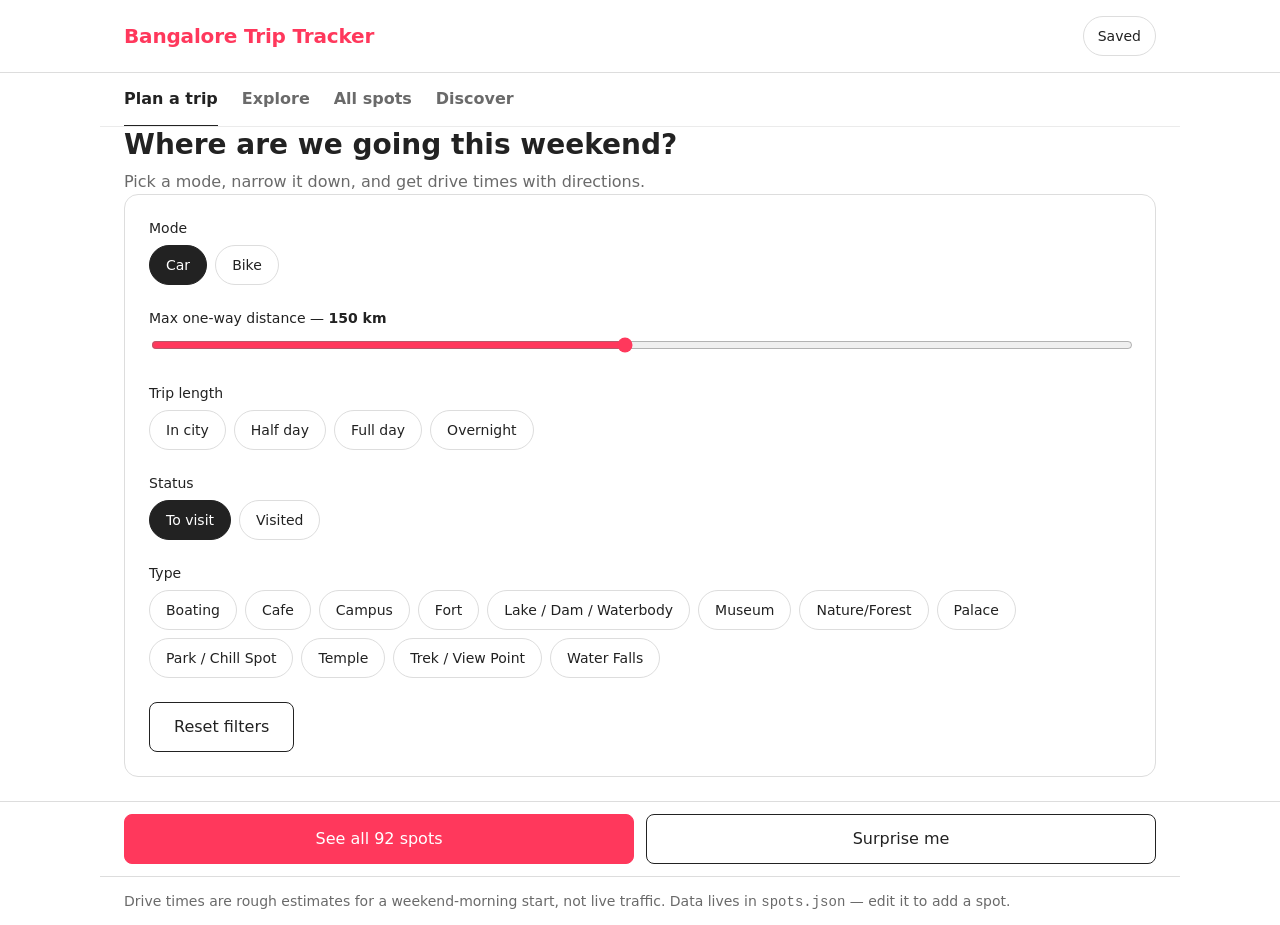
<file: index.html>
<!doctype html>
<html lang="en">
<head>
<meta charset="utf-8">
<meta name="viewport" content="width=device-width, initial-scale=1, viewport-fit=cover">
<title>Bangalore Trip Tracker</title>
<meta name="description" content="Pick a day trip or weekend spot around Bangalore.">
<meta name="theme-color" content="#0f172a">
<link rel="stylesheet" href="app.css">
</head>
<body>

<!-- ============ Screen 1: filters ============ -->
<nav class="gnav">
  <div class="gnav-in">
    <span class="brand">Bangalore Trip Tracker</span>
    <a class="nav-saved" id="nav-saved" href="#saved">Saved <span class="n" data-zero="1">0</span></a>
  </div>
</nav>
<div class="subnav">
  <div class="subnav-in">
    <div class="subnav-links">
      <a href="index.html" aria-current="page">Plan a trip</a>
      <a href="explore.html">Explore</a>
      <a href="table.html">All spots</a>
      <a href="discover.html">Discover</a>
    </div>
  </div>
</div>

<section id="view-filters">
  <header class="wrap">
    <h1>Where are we going this weekend?</h1>
    <p class="sub">Pick a mode, narrow it down, and get drive times with directions.</p>
  </header>

  <main class="wrap">
    <div class="panel">
      <div class="field">
        <span class="label" id="lbl-mode">Mode</span>
        <div class="chips" id="mode" role="group" aria-labelledby="lbl-mode"></div>
      </div>

      <div class="field">
        <label class="label" for="dist">
          Max one-way distance — <span class="range-val" id="dist-val">150 km</span>
        </label>
        <input type="range" id="dist" min="10" max="300" step="10" value="150">
      </div>

      <div class="field">
        <span class="label" id="lbl-band">Trip length</span>
        <div class="chips" id="band" role="group" aria-labelledby="lbl-band"></div>
      </div>

      <div class="field">
        <span class="label" id="lbl-status">Status</span>
        <div class="chips" id="status" role="group" aria-labelledby="lbl-status"></div>
      </div>

      <div class="field">
        <span class="label" id="lbl-type">Type</span>
        <div class="chips" id="type" role="group" aria-labelledby="lbl-type"></div>
      </div>

      <div class="field">
        <button class="btn" id="reset" type="button">Reset filters</button>
      </div>
    </div>
  </main>

  <!-- sticky footer bar so the primary actions are always reachable -->
  <div class="dock">
    <div class="dock-inner">
      <button class="btn primary" id="show-list" type="button">See all spots</button>
      <button class="btn" id="surprise" type="button">Surprise me</button>
    </div>
  </div>
</section>

<!-- ============ Screen 2: full list ============ -->
<section id="view-list" hidden>
  <div class="topbar">
    <div class="topbar-inner">
      <button class="back" id="back-from-list" type="button" aria-label="Back to filters">
        <span aria-hidden="true">‹</span> Filters
      </button>
      <span class="topbar-title" id="list-count" role="status" aria-live="polite"></span>
    </div>
    <p class="applied" id="list-applied"></p>
  </div>
  <main class="wrap">
    <div class="cards" id="cards"></div>
  </main>
</section>

<!-- ============ Screen 3: surprise pick ============ -->
<section id="view-pick" hidden>
  <div class="topbar">
    <div class="topbar-inner">
      <button class="back" id="back-from-pick" type="button" aria-label="Back to filters">
        <span aria-hidden="true">‹</span> Filters
      </button>
      <span class="topbar-title">Your pick</span>
    </div>
  </div>
  <main class="wrap">
    <div class="cards" id="pick-card"></div>
    <div class="actions" style="margin-top:14px">
      <button class="btn primary" id="again" type="button">Pick again</button>
      <button class="btn" id="pick-to-list" type="button">See all</button>
    </div>
  </main>
</section>

<!-- ============ Screen 4: saved shortlist ============ -->
<section id="view-saved" hidden>
  <div class="topbar">
    <div class="topbar-inner">
      <button class="back" id="back-from-saved" type="button" aria-label="Back to filters">
        <span aria-hidden="true">‹</span> Filters
      </button>
      <span class="topbar-title" id="saved-count" role="status" aria-live="polite"></span>
    </div>
  </div>
  <main class="wrap">
    <div class="cards" id="saved-cards"></div>

    <div class="panel" id="sync-panel" hidden>
      <h2>Make it permanent</h2>
      <p class="cap">
        Ticks live in this browser only. To keep them, paste this over
        <code>spots.json</code> in the repo — it's your file with the ticks folded in.
      </p>
      <textarea class="export-box" id="export-json" readonly
                aria-label="Updated spots.json"></textarea>
      <div class="btn-row" style="margin-top:12px">
        <button class="btn primary" id="copy-json" type="button">Copy JSON</button>
        <button class="btn" id="clear-local" type="button">Clear local ticks</button>
      </div>
    </div>
  </main>
</section>

<footer class="wrap">
  <p>
    Drive times are rough estimates for a weekend-morning start, not live traffic.
    Data lives in <code>spots.json</code> — edit it to add a spot.
  </p>
</footer>

<script src="app.js"></script>
<script>
(function () {
  "use strict";

  // Effective average speeds (km/h) for a weekend-morning start.
  // The first CITY_KM is city crawl; past that the highway opens up.
  // Bikes win in the city, cars win on the highway.
  var SPEEDS = {
    car:  { city: 24, highway: 65 },
    bike: { city: 30, highway: 50 }
  };
  var CITY_KM = 20;

  var BANDS = [
    { id: "in-city",  label: "In city" },
    { id: "half-day", label: "Half day" },
    { id: "full-day", label: "Full day" },
    { id: "overnight", label: "Overnight" }
  ];

  var state = {
    mode: "car",
    maxDist: 150,
    bands: new Set(),
    statuses: new Set(["to-visit"]),
    types: new Set(),
    pick: null
  };

  var spots = [];
  var raw = null;   // untouched spots.json, for the export

  var el = {
    mode: document.getElementById("mode"),
    band: document.getElementById("band"),
    status: document.getElementById("status"),
    type: document.getElementById("type"),
    dist: document.getElementById("dist"),
    distVal: document.getElementById("dist-val"),
    cards: document.getElementById("cards"),
    pickCard: document.getElementById("pick-card"),
    listCount: document.getElementById("list-count"),
    listApplied: document.getElementById("list-applied"),
    surprise: document.getElementById("surprise"),
    showList: document.getElementById("show-list"),
    reset: document.getElementById("reset"),
    again: document.getElementById("again"),
    views: {
      filters: document.getElementById("view-filters"),
      list: document.getElementById("view-list"),
      pick: document.getElementById("view-pick"),
      saved: document.getElementById("view-saved")
    }
  };

  function driveMinutes(km, mode) {
    var s = SPEEDS[mode];
    var cityKm = Math.min(km, CITY_KM);
    var highwayKm = Math.max(0, km - CITY_KM);
    return Math.round((cityKm / s.city) * 60 + (highwayKm / s.highway) * 60);
  }

  function formatDuration(mins) {
    var h = Math.floor(mins / 60);
    var m = mins % 60;
    if (h === 0) return m + " min";
    if (m === 0) return h + " hr";
    return h + " hr " + m + " min";
  }

  // Work back from a 9am arrival so there's daylight at the spot.
  function leaveBy(mins) {
    var arrive = 9 * 60;
    var depart = ((arrive - mins) % 1440 + 1440) % 1440;
    var h = Math.floor(depart / 60);
    var m = depart % 60;
    var suffix = h < 12 ? "am" : "pm";
    var h12 = h % 12 === 0 ? 12 : h % 12;
    return h12 + ":" + String(m).padStart(2, "0") + " " + suffix;
  }

  function mapsUrl(spot) {
    var q = spot.maps_query || spot.name;
    // two-wheeler routing is available in India and matches bike mode.
    var travel = state.mode === "bike" ? "two-wheeler" : "driving";
    return "https://www.google.com/maps/dir/?api=1&destination=" +
           encodeURIComponent(q) + "&travelmode=" + travel;
  }

  function makeChip(label, pressed) {
    var b = document.createElement("button");
    b.type = "button";
    b.className = "chip";
    b.textContent = label;
    b.setAttribute("aria-pressed", pressed ? "true" : "false");
    return b;
  }

  function buildSingle(container, options, key) {
    container.replaceChildren();
    options.forEach(function (opt) {
      var chip = makeChip(opt.label, state[key] === opt.id);
      chip.addEventListener("click", function () {
        state[key] = opt.id;
        state.pick = null;
        syncPressed(container, options, function (o) { return state[key] === o.id; });
        render();
      });
      container.appendChild(chip);
    });
  }

  function buildMulti(container, options, set) {
    container.replaceChildren();
    options.forEach(function (opt) {
      var chip = makeChip(opt.label, set.has(opt.id));
      chip.addEventListener("click", function () {
        if (set.has(opt.id)) set.delete(opt.id); else set.add(opt.id);
        state.pick = null;
        syncPressed(container, options, function (o) { return set.has(o.id); });
        render();
      });
      container.appendChild(chip);
    });
  }

  function syncPressed(container, options, isOn) {
    Array.prototype.forEach.call(container.children, function (chip, i) {
      chip.setAttribute("aria-pressed", isOn(options[i]) ? "true" : "false");
    });
  }

  function matches(spot) {
    if (spot.distance_km > state.maxDist) return false;
    if (state.bands.size && !state.bands.has(spot.distance_band)) return false;
    if (state.statuses.size && !state.statuses.has(spot.status)) return false;
    if (state.types.size) {
      var hit = (spot.types || []).some(function (t) { return state.types.has(t); });
      if (!hit) return false;
    }
    return true;
  }

  function card(spot, isPick) {
    var mins = driveMinutes(spot.distance_km, state.mode);

    var node = document.createElement("article");
    node.className = "card" + (isPick ? " pick" : "");

    var visited = TT.store.isVisited(spot);

    var head = document.createElement("div");
    head.className = "card-head";
    var left = document.createElement("div");
    left.className = "card-head-l";
    var h2 = document.createElement("h2");
    h2.textContent = spot.name;
    left.appendChild(h2);
    var right = document.createElement("div");
    right.className = "card-head-r";
    var status = document.createElement("span");
    status.className = "status" + (visited ? " visited" : "");
    status.textContent = visited ? "Visited" : "To visit";
    right.append(status, TT.heartButton(spot.id, spot.name));
    head.append(left, right);

    var types = document.createElement("p");
    types.className = "types";
    types.textContent = (spot.types || []).join(" · ");

    var stats = document.createElement("div");
    stats.className = "stats";
    [
      ["Distance", spot.distance_km + " km"],
      [state.mode === "car" ? "Drive time" : "Ride time", formatDuration(mins)],
      ["Leave by", leaveBy(mins)]
    ].forEach(function (pair) {
      var s = document.createElement("div");
      s.className = "stat";
      var k = document.createElement("span");
      k.className = "k";
      k.textContent = pair[0];
      var v = document.createElement("span");
      v.className = "v";
      v.textContent = pair[1];
      s.append(k, v);
      stats.appendChild(s);
    });

    node.append(head, types, stats);

    // Generated from the spot's types + distance band, not researched per place.
    var gf = window.TT && TT.goodFor(spot);
    if (gf) {
      var good = document.createElement("p");
      good.className = "goodfor";
      var k = document.createElement("span");
      k.className = "goodfor-k";
      k.textContent = "Good for ";
      good.append(k, document.createTextNode(gf));
      node.appendChild(good);
    }

    if (spot.notes) {
      var notes = document.createElement("p");
      notes.className = "notes";
      notes.textContent = spot.notes;
      node.appendChild(notes);
    }

    var actions = document.createElement("div");
    actions.className = "card-actions";

    var link = document.createElement("a");
    link.className = "maps";
    link.href = mapsUrl(spot);
    link.target = "_blank";
    link.rel = "noopener";
    link.textContent = "Directions on Google Maps →";
    actions.appendChild(link);

    // Ticking a spot visited is local-only; spots.json already-visited spots
    // can't be un-ticked here, since that belongs in the file.
    if (spot.status !== "visited") {
      var mark = document.createElement("button");
      mark.type = "button";
      mark.className = "mark";
      var on = TT.store.isLocalVisit(spot.id);
      mark.setAttribute("aria-pressed", on ? "true" : "false");
      mark.textContent = on ? "✓ Been there" : "Mark visited";
      mark.addEventListener("click", function () {
        var now = TT.store.toggleVisited(spot.id);
        mark.setAttribute("aria-pressed", now ? "true" : "false");
        mark.textContent = now ? "✓ Been there" : "Mark visited";
        status.className = "status" + (now ? " visited" : "");
        status.textContent = now ? "Visited" : "To visit";
      });
      actions.appendChild(mark);
    }

    node.appendChild(actions);
    return node;
  }

  function plural(n) { return n + (n === 1 ? " spot" : " spots"); }

  // Plain-English summary of what's filtering the list, for the list header.
  function appliedSummary(n) {
    var parts = ["under " + state.maxDist + " km"];
    if (state.statuses.size === 1) {
      parts.push(state.statuses.has("visited") ? "visited" : "not visited yet");
    }
    if (state.bands.size) {
      parts.push(BANDS.filter(function (b) { return state.bands.has(b.id); })
        .map(function (b) { return b.label.toLowerCase(); }).join(" or "));
    }
    if (state.types.size) parts.push([...state.types].join(" or "));
    return "By " + (state.mode === "car" ? "car" : "bike") + " · " + parts.join(" · ");
  }

  function currentView() {
    var h = (location.hash || "").replace(/^#/, "");
    return (h === "list" || h === "pick" || h === "saved") ? h : "filters";
  }

  function go(view) {
    if (currentView() === view) render();
    else location.hash = (view === "filters") ? "" : view;
  }

  function matchingList() {
    return spots.filter(matches).sort(function (a, b) {
      return a.distance_km - b.distance_km;
    });
  }

  function emptyNote() {
    var p = document.createElement("p");
    p.className = "empty";
    p.textContent = "No spots match. Go back and widen the distance or clear a filter.";
    return p;
  }

  function render() {
    var view = currentView();
    var list = matchingList();

    // A pick only stays valid while it still matches the filters.
    if (state.pick && !list.some(function (s) { return s.id === state.pick; })) {
      state.pick = null;
    }
    // Landing on #pick directly (reload, shared link) with nothing chosen.
    if (view === "pick" && !state.pick) {
      if (!list.length) { go("filters"); return; }
      state.pick = list[Math.floor(Math.random() * list.length)].id;
    }

    Object.keys(el.views).forEach(function (k) {
      el.views[k].hidden = (k !== view);
    });

    // --- filters screen: the primary button carries the live count ---
    el.showList.textContent = list.length ? "See all " + plural(list.length) : "No spots match";
    el.showList.disabled = !list.length;
    el.surprise.disabled = !list.length;

    // --- saved screen: the shortlist, ignoring the filters entirely ---
    if (view === "saved") {
      var savedSpots = TT.store.savedIds()
        .map(function (id) { return spots.find(function (s) { return s.id === id; }); })
        .filter(Boolean)
        .sort(function (a, b) { return a.distance_km - b.distance_km; });

      document.getElementById("saved-count").textContent =
        savedSpots.length ? plural(savedSpots.length) + " saved" : "Nothing saved yet";

      var host = document.getElementById("saved-cards");
      host.replaceChildren();
      if (!savedSpots.length) {
        var p = document.createElement("p");
        p.className = "empty";
        p.textContent = "Tap the heart on any spot to shortlist it for this trip.";
        host.appendChild(p);
      } else {
        var sfrag = document.createDocumentFragment();
        savedSpots.forEach(function (s) { sfrag.appendChild(card(s, false)); });
        host.appendChild(sfrag);
      }

      // The export only matters once something has been ticked locally.
      var panel = document.getElementById("sync-panel");
      panel.hidden = TT.store.visitedCount() === 0;
      if (!panel.hidden) {
        document.getElementById("export-json").value = TT.store.exportJson(raw);
      }
    }

    // --- list screen ---
    if (view === "list") {
      el.listCount.textContent = plural(list.length);
      el.listApplied.textContent = list.length ? appliedSummary(list.length) : "";
      el.cards.replaceChildren();
      if (!list.length) {
        el.cards.appendChild(emptyNote());
      } else {
        var frag = document.createDocumentFragment();
        list.forEach(function (s) { frag.appendChild(card(s, false)); });
        el.cards.appendChild(frag);
      }
    }

    // --- pick screen ---
    if (view === "pick") {
      var picked = list.find(function (s) { return s.id === state.pick; });
      el.pickCard.replaceChildren(picked ? card(picked, true) : emptyNote());
      el.again.disabled = list.length < 2;
    }
  }

  function buildChips() {
    var allTypes = [...new Set(spots.flatMap(function (s) { return s.types || []; }))].sort();

    buildSingle(el.mode, [{ id: "car", label: "Car" }, { id: "bike", label: "Bike" }], "mode");
    buildMulti(el.band, BANDS, state.bands);
    buildMulti(el.status, [
      { id: "to-visit", label: "To visit" },
      { id: "visited", label: "Visited" }
    ], state.statuses);
    buildMulti(el.type, allTypes.map(function (t) { return { id: t, label: t }; }), state.types);
  }

  function init(data) {
    raw = data;
    spots = data.spots || [];
    buildChips();
    TT.mountSavedCount();

    // Saving from any screen keeps the shortlist view and nav pill honest.
    TT.store.onChange(function () {
      if (currentView() === "saved") render();
    });

    document.getElementById("back-from-saved").addEventListener("click", function () {
      go("filters");
    });
    document.getElementById("copy-json").addEventListener("click", function () {
      var box = document.getElementById("export-json");
      box.select();
      navigator.clipboard.writeText(box.value).then(function () {
        var b = document.getElementById("copy-json");
        b.textContent = "Copied";
        setTimeout(function () { b.textContent = "Copy JSON"; }, 1600);
      }).catch(function () { /* selection is the fallback */ });
    });
    document.getElementById("clear-local").addEventListener("click", function () {
      TT.store.clearVisited();
      render();
    });

    el.dist.addEventListener("input", function () {
      state.maxDist = Number(el.dist.value);
      el.distVal.textContent = state.maxDist + " km";
      state.pick = null;
      render();
    });

    function pickRandom() {
      var list = matchingList();
      if (!list.length) return false;
      // With more than one option, never repeat the spot already showing.
      var choices = list.length > 1
        ? list.filter(function (s) { return s.id !== state.pick; })
        : list;
      state.pick = choices[Math.floor(Math.random() * choices.length)].id;
      return true;
    }

    el.surprise.addEventListener("click", function () {
      if (pickRandom()) go("pick");
    });

    el.again.addEventListener("click", function () {
      if (pickRandom()) render();
    });

    document.getElementById("show-list").addEventListener("click", function () {
      go("list");
    });
    document.getElementById("pick-to-list").addEventListener("click", function () {
      go("list");
    });
    document.getElementById("back-from-list").addEventListener("click", function () {
      go("filters");
    });
    document.getElementById("back-from-pick").addEventListener("click", function () {
      go("filters");
    });

    window.addEventListener("hashchange", function () {
      render();
      window.scrollTo(0, 0);
    });

    el.reset.addEventListener("click", function () {
      state.mode = "car";
      state.maxDist = 150;
      state.bands.clear();
      state.statuses = new Set(["to-visit"]);
      state.types.clear();
      state.pick = null;
      el.dist.value = 150;
      el.distVal.textContent = "150 km";
      buildChips();
      render();
    });

    render();
  }

  fetch("spots.json")
    .then(function (r) {
      if (!r.ok) throw new Error("HTTP " + r.status);
      return r.json();
    })
    .then(init)
    .catch(function () {
      // Show this on the filters screen — it's the one that's visible on load.
      var p = document.createElement("p");
      p.className = "error";
      p.textContent = "Could not load spots.json. If you opened this file directly, run a local web server instead.";
      el.views.filters.querySelector("main").replaceChildren(p);
    });
})();
</script>

</body>
</html>
</file>
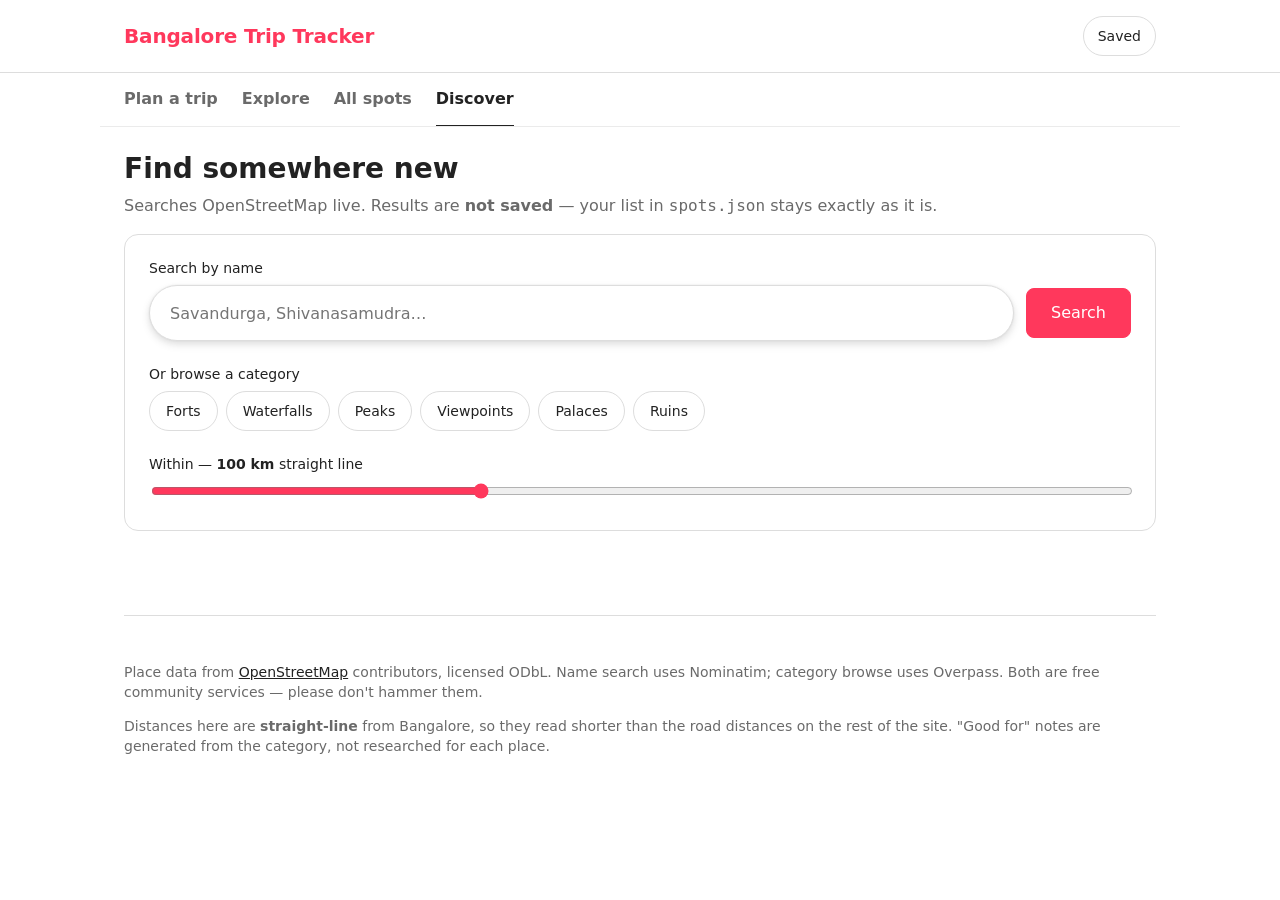
<file: discover.html>
<!doctype html>
<html lang="en">
<head>
<meta charset="utf-8">
<meta name="viewport" content="width=device-width, initial-scale=1, viewport-fit=cover">
<title>Discover — Bangalore Trip Tracker</title>
<meta name="description" content="Search OpenStreetMap for places around Bangalore that aren't in the list yet.">
<meta name="theme-color" content="#000000">
<link rel="stylesheet" href="app.css">
</head>
<body>

<nav class="gnav">
  <div class="gnav-in">
    <span class="brand">Bangalore Trip Tracker</span>
    <a class="nav-saved" id="nav-saved" href="index.html#saved">Saved <span class="n" data-zero="1">0</span></a>
  </div>
</nav>
<div class="subnav">
  <div class="subnav-in">
    <div class="subnav-links">
      <a href="index.html">Plan a trip</a>
      <a href="explore.html">Explore</a>
      <a href="table.html">All spots</a>
      <a href="discover.html" aria-current="page">Discover</a>
    </div>
  </div>
</div>

<div class="wrap">
  <header class="disc-head">
    <h1>Find somewhere new</h1>
    <p class="sub">
      Searches OpenStreetMap live. Results are <strong>not saved</strong> — your list in
      <code>spots.json</code> stays exactly as it is.
    </p>
  </header>

  <div class="panel">
    <div class="field">
      <label class="label" for="q">Search by name</label>
      <div class="search-row">
        <input class="search" id="q" type="search" enterkeyhint="search"
               placeholder="Savandurga, Shivanasamudra…" aria-label="Search for a place by name">
        <button class="btn primary" id="go" type="button">Search</button>
      </div>
    </div>

    <div class="field">
      <span class="label" id="lbl-cat">Or browse a category</span>
      <div class="chips" id="cats" role="group" aria-labelledby="lbl-cat"></div>
    </div>

    <div class="field">
      <label class="label" for="radius">
        Within — <span class="range-val" id="radius-val">100 km</span> straight line
      </label>
      <input type="range" id="radius" min="25" max="250" step="25" value="100">
    </div>
  </div>

  <p class="disc-status" id="status" role="status" aria-live="polite"></p>
  <div id="results"></div>

  <footer>
    <p>
      Place data from <a href="https://www.openstreetmap.org/copyright" target="_blank" rel="noopener">OpenStreetMap</a>
      contributors, licensed ODbL. Name search uses Nominatim; category browse uses Overpass.
      Both are free community services — please don't hammer them.
    </p>
    <p>
      Distances here are <strong>straight-line</strong> from Bangalore, so they read shorter than the
      road distances on the rest of the site. "Good for" notes are generated from the category,
      not researched for each place.
    </p>
  </footer>
</div>

<script src="app.js"></script>
<script>
(function () {
  "use strict";

  var $ = function (id) { return document.getElementById(id); };

  // Only categories that Overpass can actually answer quickly. Common tags
  // (place_of_worship, park, cafe) time out at these radii on the free
  // endpoints, so they're deliberately not offered.
  var CATEGORIES = [
    { id: "fort",      label: "Forts",      tags: [["historic", "fort"], ["historic", "castle"]] },
    { id: "waterfall", label: "Waterfalls", tags: [["waterway", "waterfall"]] },
    { id: "peak",      label: "Peaks",      tags: [["natural", "peak"]] },
    { id: "viewpoint", label: "Viewpoints", tags: [["tourism", "viewpoint"]] },
    { id: "palace",    label: "Palaces",    tags: [["historic", "palace"]] },
    { id: "ruins",     label: "Ruins",      tags: [["historic", "ruins"]] }
  ];

  var OVERPASS = [
    "https://overpass-api.de/api/interpreter",
    "https://overpass.private.coffee/api/interpreter",
    "https://overpass.kumi.systems/api/interpreter"
  ];

  var spots = [];
  var radius = 100;
  var busy = false;
  var lastCall = 0;

  function el(tag, cls, text) {
    var n = document.createElement(tag);
    if (cls) n.className = cls;
    if (text != null) n.textContent = text;
    return n;
  }

  // Only touch the status text when a message is passed, so finishing a
  // request doesn't wipe the result summary that was just written.
  function setBusy(on, msg) {
    busy = on;
    $("go").disabled = on;
    document.querySelectorAll("#cats .chip").forEach(function (c) { c.disabled = on; });
    if (msg !== undefined) $("status").textContent = msg;
    $("status").className = "disc-status" + (on ? " loading" : "");
  }

  // Nominatim asks for at most 1 request/second.
  function throttle() {
    var wait = Math.max(0, 1100 - (Date.now() - lastCall));
    lastCall = Date.now() + wait;
    return new Promise(function (r) { setTimeout(r, wait); });
  }

  /* ---------- rendering ---------- */

  function resultCard(r) {
    var card = el("article", "card disc-card");

    var head = el("div", "card-head");
    head.appendChild(el("h2", null, r.name));
    var known = r.stored
      ? el("span", "status visited", "In your list")
      : el("span", "status", "New");
    head.appendChild(known);
    card.appendChild(head);

    if (r.kind) card.appendChild(el("p", "types", r.kind));

    var stats = el("div", "stats");
    [["Straight line", r.km + " km"],
     ["Rough trip", bandLabel(TT.bandFor(r.km))]].forEach(function (p) {
      var d = el("div", "stat");
      d.append(el("span", "k", p[0]), el("span", "v", p[1]));
      stats.appendChild(d);
    });
    card.appendChild(stats);

    var gf = TT.goodFor({ types: r.types, distance_band: TT.bandFor(r.km) });
    if (gf) {
      var g = el("p", "goodfor");
      g.append(el("span", "goodfor-k", "Good for "), document.createTextNode(gf));
      card.appendChild(g);
    }

    if (r.stored) {
      card.appendChild(el("p", "notes",
        "Already saved as “" + r.stored.name + "” (" + r.stored.distance_km + " km by road)."));
    }

    var a = el("a", "maps", "Directions on Google Maps →");
    a.href = TT.mapsUrl(r.name + " Bangalore");
    a.target = "_blank"; a.rel = "noopener";
    card.appendChild(a);
    return card;
  }

  function bandLabel(id) {
    var b = TT.BANDS.find(function (x) { return x.id === id; });
    return b ? b.label : id;
  }

  function show(results, label) {
    var host = $("results");
    host.replaceChildren();
    if (!results.length) {
      host.appendChild(el("p", "empty",
        "Nothing found within " + radius + " km. Try a wider radius or a different spelling."));
      $("status").textContent = "";
      return;
    }
    var fresh = results.filter(function (r) { return !r.stored; }).length;
    $("status").textContent = results.length + " result" + (results.length === 1 ? "" : "s") +
      " for " + label + " — " + fresh + " not in your list";
    var frag = document.createDocumentFragment();
    results.forEach(function (r) { frag.appendChild(resultCard(r)); });
    host.appendChild(frag);
  }

  function fail(msg) {
    $("results").replaceChildren(el("p", "empty", msg));
    $("status").textContent = "";
  }

  /* ---------- name search (Nominatim) ---------- */

  function searchByName(q) {
    if (!q || busy) return;
    setBusy(true, "Searching…");
    var url = "https://nominatim.openstreetmap.org/search?" + new URLSearchParams({
      q: q, format: "jsonv2", limit: "12", addressdetails: "1",
      viewbox: "75.3,15.2,79.9,10.7", bounded: "1"
    });
    throttle()
      .then(function () { return fetch(url, { headers: { "Accept": "application/json" } }); })
      .then(function (r) { if (!r.ok) throw new Error("HTTP " + r.status); return r.json(); })
      .then(function (data) {
        var rows = data.filter(function (d) {
          return d.name && TT.isDestination(d.type);
        }).map(function (d) {
          var name = d.name;
          var km = TT.crowFlies(parseFloat(d.lat), parseFloat(d.lon));
          var mapped = TT.typeFromOsm(d.type);
          return {
            name: name,
            kind: [d.type, (d.address || {}).state].filter(Boolean).join(" · ").replace(/_/g, " "),
            km: km, types: mapped ? [mapped] : [], stored: TT.findStored(name, spots)
          };
        }).filter(function (r) { return r.km <= radius; })
          .sort(function (a, b) { return a.km - b.km; });
        show(rows, "“" + q + "”");
      })
      .catch(function () { fail("Nominatim didn't respond. Give it a few seconds and try again."); })
      .then(function () { setBusy(false); });
  }

  /* ---------- category browse (Overpass) ---------- */

  /* node+way only, and no ["name"] filter — measured against the free
     endpoint, that shape answers in ~5s where nwr+["name"] times out at 27s.
     Unnamed results are dropped client-side instead. */
  function buildQuery(cat) {
    var around = "(around:" + (radius * 1000) + "," + TT.BLR.lat + "," + TT.BLR.lon + ");";
    var parts = cat.tags.map(function (t) {
      var sel = '["' + t[0] + '"="' + t[1] + '"]';
      return "node" + sel + around + "way" + sel + around;
    }).join("");
    return "[out:json][timeout:25];(" + parts + ");out center 60;";
  }

  /* The free Overpass endpoints fail in several ways, and two of them look
     like success if you only check response.ok:
       - HTTP 200 with `elements: []` and a `remark` saying the query timed out
       - HTTP 200 with an HTML rate-limit page instead of JSON
     Both must be treated as failures, otherwise a timeout renders as
     "no forts within 150 km", which is simply untrue. */
  function overpass(query, i) {
    i = i || 0;
    if (i >= OVERPASS.length) return Promise.reject(new Error("all endpoints failed"));
    var ctrl = new AbortController();
    var timer = setTimeout(function () { ctrl.abort(); }, 30000);

    return fetch(OVERPASS[i], {
      method: "POST", body: "data=" + encodeURIComponent(query),
      headers: { "Content-Type": "application/x-www-form-urlencoded" },
      signal: ctrl.signal
    }).then(function (r) {
      clearTimeout(timer);
      if (!r.ok) throw new Error("HTTP " + r.status);
      return r.text();
    }).then(function (text) {
      var data;
      try { data = JSON.parse(text); }
      catch (e) { throw new Error("not JSON — probably a rate-limit page"); }
      if (data.remark) throw new Error("server: " + data.remark);
      return data;
    }).catch(function (err) {
      clearTimeout(timer);
      $("status").textContent = "That server was busy, trying another…";
      return overpass(query, i + 1);
    });
  }

  function browse(cat) {
    if (busy) return;
    setBusy(true, "Asking OpenStreetMap for " + cat.label.toLowerCase() + "… this can take a few seconds.");
    overpass(buildQuery(cat))
      .then(function (data) {
        var rows = (data.elements || []).map(function (e) {
          var lat = e.lat != null ? e.lat : (e.center || {}).lat;
          var lon = e.lon != null ? e.lon : (e.center || {}).lon;
          if (lat == null) return null;
          var name = (e.tags || {}).name;
          if (!name) return null;              // query no longer filters on ["name"]
          return {
            name: name,
            kind: cat.label.replace(/s$/, ""),
            km: TT.crowFlies(lat, lon),
            types: [catToType(cat.id)],
            stored: TT.findStored(name, spots)
          };
        }).filter(Boolean)
          .filter(function (r) { return r.km <= radius; })
          .sort(function (a, b) { return a.km - b.km; })
          .slice(0, 40);
        show(rows, cat.label.toLowerCase() + " within " + radius + " km");
      })
      .catch(function () {
        fail("Overpass is busy right now — that's normal for the free service. " +
             "Wait a minute and try again, or use the name search above, which is far more reliable.");
      })
      .then(function () { setBusy(false); });
  }

  // Map an Overpass category onto the vocabulary spots.json already uses,
  // so the "Good for" line reads the same as it does on the planner.
  function catToType(id) {
    return {
      fort: "Fort", waterfall: "Water Falls", peak: "Trek / View Point",
      viewpoint: "Trek / View Point", palace: "Palace", ruins: "Fort"
    }[id] || "";
  }

  /* ---------- wiring ---------- */

  CATEGORIES.forEach(function (c) {
    var b = el("button", "chip", c.label);
    b.type = "button";
    b.addEventListener("click", function () { browse(c); });
    $("cats").appendChild(b);
  });

  $("go").addEventListener("click", function () { searchByName($("q").value.trim()); });
  $("q").addEventListener("keydown", function (e) {
    if (e.key === "Enter") { e.preventDefault(); searchByName(this.value.trim()); }
  });
  $("radius").addEventListener("input", function () {
    radius = Number(this.value);
    $("radius-val").textContent = radius + " km";
  });

  TT.mountSavedCount();

  // The stored list is only used to tag results as already-saved.
  fetch("spots.json")
    .then(function (r) { return r.ok ? r.json() : { spots: [] }; })
    .then(function (d) { spots = d.spots || []; })
    .catch(function () { spots = []; });
})();
</script>

</body>
</html>
</file>
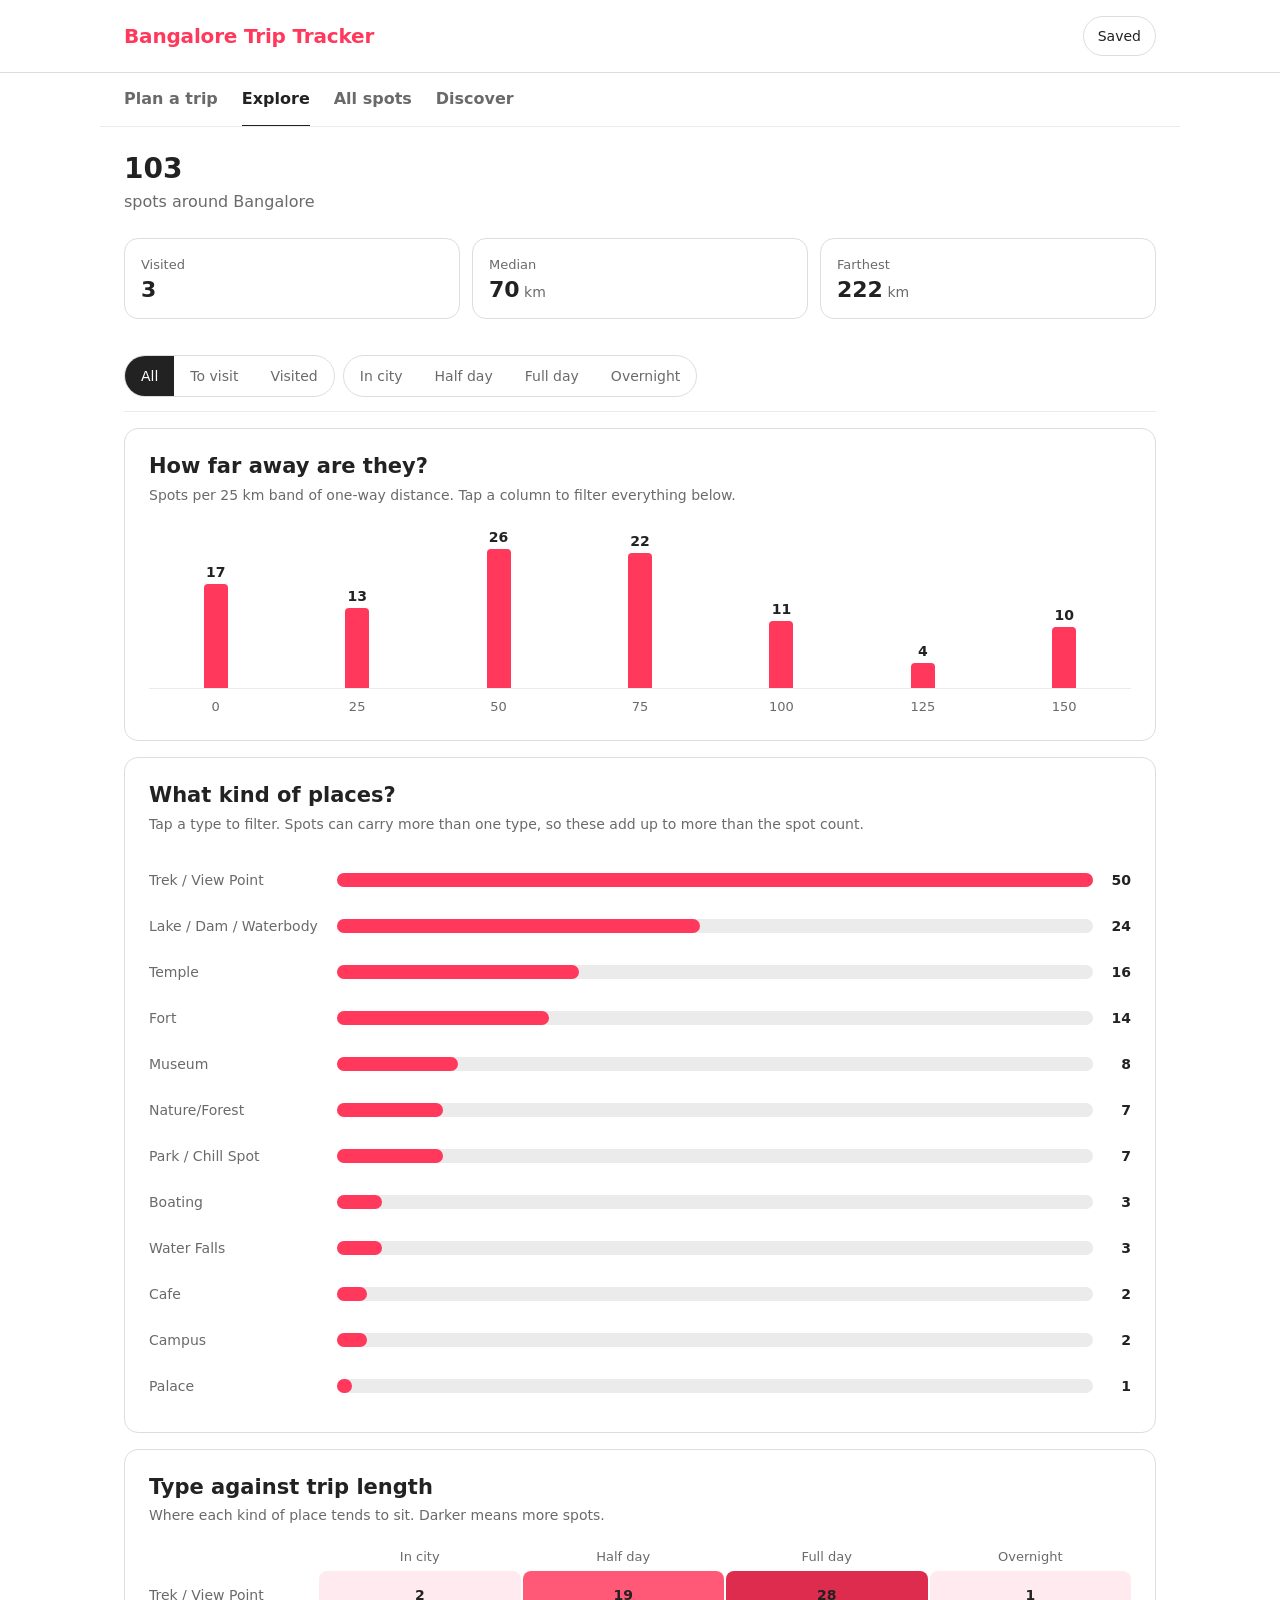
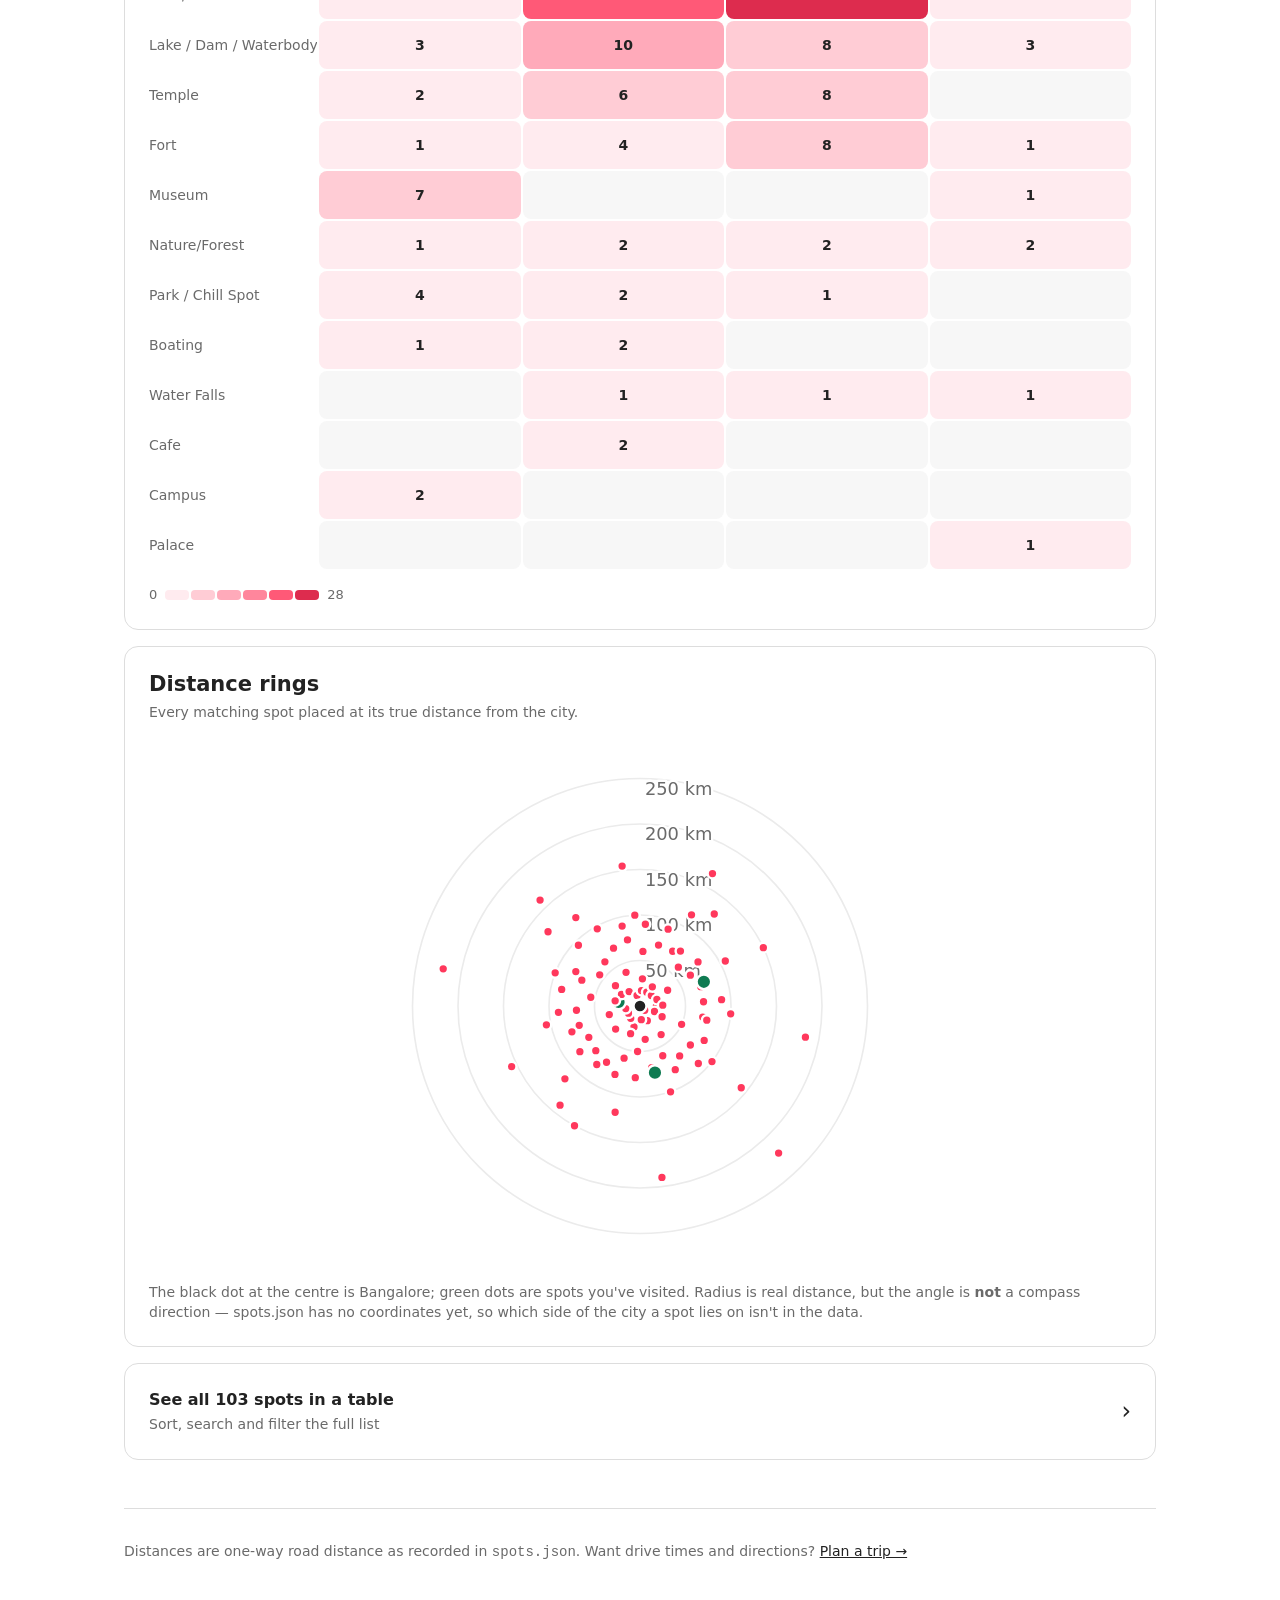
<file: explore.html>
<!doctype html>
<html lang="en">
<head>
<meta charset="utf-8">
<meta name="viewport" content="width=device-width, initial-scale=1, viewport-fit=cover">
<title>Bangalore Trip Tracker — Explore</title>
<meta name="description" content="Explore the spread of day-trip and weekend spots around Bangalore.">
<meta name="theme-color" content="#0f172a">
<link rel="stylesheet" href="app.css">
</head>
<body>

<nav class="gnav">
  <div class="gnav-in">
    <span class="brand">Bangalore Trip Tracker</span>
    <a class="nav-saved" id="nav-saved" href="index.html#saved">Saved <span class="n" data-zero="1">0</span></a>
  </div>
</nav>
<div class="subnav">
  <div class="subnav-in">
    <div class="subnav-links">
      <a href="index.html">Plan a trip</a>
      <a href="explore.html" aria-current="page">Explore</a>
      <a href="table.html">All spots</a>
      <a href="discover.html">Discover</a>
    </div>
  </div>
</div>

<div class="wrap">
  <header>
    <div class="hero" id="hero">—</div>
    <p class="hero-label" id="hero-label">spots around Bangalore</p>

    <div class="kpis">
      <div class="kpi"><span class="k">Visited</span><div class="v" id="kpi-visited">—</div></div>
      <div class="kpi"><span class="k">Median</span><div class="v" id="kpi-median">—<span class="u"> km</span></div></div>
      <div class="kpi"><span class="k">Farthest</span><div class="v" id="kpi-far">—<span class="u"> km</span></div></div>
    </div>
  </header>

  <div class="filters">
    <div class="filter-line">
      <div class="seg" id="seg-status" role="group" aria-label="Filter by status"></div>
      <div class="seg" id="seg-band" role="group" aria-label="Filter by trip length"></div>
    </div>
    <div class="active-filters" id="active-filters"></div>
  </div>

  <main id="main">
    <div class="card">
      <h2>How far away are they?</h2>
      <p class="cap">Spots per 25 km band of one-way distance. Tap a column to filter everything below.</p>
      <div class="cols" id="hist" role="group" aria-label="Distance distribution"></div>
      <div class="col-axis" id="hist-axis"></div>
    </div>

    <div class="card">
      <h2>What kind of places?</h2>
      <p class="cap">Tap a type to filter. Spots can carry more than one type, so these add up to more than the spot count.</p>
      <div class="hbars" id="types" role="group" aria-label="Spots by type"></div>
    </div>

    <div class="card">
      <h2>Type against trip length</h2>
      <p class="cap">Where each kind of place tends to sit. Darker means more spots.</p>
      <div class="heat-scroll"><div class="heat" id="heat"></div></div>
      <div class="legend">
        <span>0</span>
        <span class="swatches" id="heat-legend" aria-hidden="true"></span>
        <span id="heat-legend-max">max</span>
      </div>
    </div>

    <div class="card">
      <h2>Distance rings</h2>
      <p class="cap">Every matching spot placed at its true distance from the city.</p>
      <svg class="rings" id="rings" viewBox="0 0 320 320" role="img" aria-labelledby="rings-desc"></svg>
      <p id="rings-desc" class="hint">
        The black dot at the centre is Bangalore; green dots are spots you've visited.
        Radius is real distance, but the angle is <strong>not</strong> a compass direction —
        spots.json has no coordinates yet, so which side of the city a spot lies on isn't in the data.
      </p>
    </div>

    <a class="table-link" id="table-link" href="table.html">
      <span>
        <strong id="table-link-title">See all spots in a table</strong>
        <small>Sort, search and filter the full list</small>
      </span>
      <span class="chev" aria-hidden="true">›</span>
    </a>
  </main>

  <footer>
    Distances are one-way road distance as recorded in <code>spots.json</code>.
    Want drive times and directions? <a href="index.html">Plan a trip →</a>
  </footer>
</div>

<script src="app.js"></script>
<script>
(function () {
  "use strict";

  var BANDS = [
    { id: "in-city",   label: "In city" },
    { id: "half-day",  label: "Half day" },
    { id: "full-day",  label: "Full day" },
    { id: "overnight", label: "Overnight" }
  ];
  var BUCKET = 25, BUCKETS = 7;          // 0-24 … 150+
  var RAMP = ["--ramp-1","--ramp-2","--ramp-3","--ramp-4","--ramp-5","--ramp-6"];

  var spots = [];
  var state = { status: "all", bands: new Set(), buckets: new Set(), types: new Set() };

  var $ = function (id) { return document.getElementById(id); };

  // `skip` omits one dimension. A chart you can filter is drawn from everything
  // EXCEPT its own selection — otherwise picking one bar zeroes all the others
  // and there's no way back except Clear all.
  function matches(s, skip) {
    if (skip !== "status" && state.status !== "all" && s.status !== state.status) return false;
    if (skip !== "bands" && state.bands.size && !state.bands.has(s.distance_band)) return false;
    if (skip !== "buckets" && state.buckets.size && !state.buckets.has(bucketOf(s.distance_km))) return false;
    if (skip !== "types" && state.types.size &&
        !(s.types || []).some(function (t) { return state.types.has(t); })) return false;
    return true;
  }

  function listFor(skip) {
    return spots.filter(function (s) { return matches(s, skip); });
  }

  function bucketOf(km) { return Math.min(Math.floor(km / BUCKET), BUCKETS - 1); }

  function bucketLabel(i) {
    return i === BUCKETS - 1 ? (BUCKET * i) + "+" : (BUCKET * i) + "–" + (BUCKET * (i + 1) - 1);
  }

  function median(nums) {
    if (!nums.length) return 0;
    var a = nums.slice().sort(function (x, y) { return x - y; });
    var m = Math.floor(a.length / 2);
    return a.length % 2 ? a[m] : Math.round((a[m - 1] + a[m]) / 2);
  }

  // Sequential step index for a count; -1 means zero (no data, not a low value).
  function rampStep(n, max) {
    if (!n) return -1;
    var i = Math.ceil((n / max) * RAMP.length) - 1;
    return Math.max(0, Math.min(RAMP.length - 1, i));
  }

  function el(tag, cls, text) {
    var n = document.createElement(tag);
    if (cls) n.className = cls;
    if (text != null) n.textContent = text;
    return n;
  }

  /* ---------- filter controls ---------- */

  function buildSegments() {
    var st = $("seg-status");
    st.replaceChildren();
    [{ id: "all", label: "All" }, { id: "to-visit", label: "To visit" }, { id: "visited", label: "Visited" }]
      .forEach(function (o) {
        var b = el("button", null, o.label);
        b.type = "button";
        b.setAttribute("aria-pressed", state.status === o.id ? "true" : "false");
        b.addEventListener("click", function () { state.status = o.id; render(); });
        st.appendChild(b);
      });

    var bd = $("seg-band");
    bd.replaceChildren();
    BANDS.forEach(function (o) {
      var b = el("button", null, o.label);
      b.type = "button";
      b.setAttribute("aria-pressed", state.bands.has(o.id) ? "true" : "false");
      b.addEventListener("click", function () {
        if (state.bands.has(o.id)) state.bands.delete(o.id); else state.bands.add(o.id);
        render();
      });
      bd.appendChild(b);
    });
  }

  function buildActiveFilters() {
    var box = $("active-filters");
    box.replaceChildren();
    var chips = [];
    if (state.status !== "all") {
      chips.push([state.status === "visited" ? "Visited" : "To visit",
                  function () { state.status = "all"; }]);
    }
    state.bands.forEach(function (b) {
      var lbl = BANDS.find(function (x) { return x.id === b; }).label;
      chips.push([lbl, function () { state.bands.delete(b); }]);
    });
    [...state.buckets].sort(function (a, b) { return a - b; }).forEach(function (i) {
      chips.push([bucketLabel(i) + " km", function () { state.buckets.delete(i); }]);
    });
    state.types.forEach(function (t) {
      chips.push([t, function () { state.types.delete(t); }]);
    });
    if (!chips.length) return;

    chips.forEach(function (pair) {
      var b = el("button", "fchip");
      b.type = "button";
      b.append(document.createTextNode(pair[0]));
      b.appendChild(el("span", "x", "×"));
      b.setAttribute("aria-label", "Remove filter " + pair[0]);
      b.addEventListener("click", function () { pair[1](); render(); });
      box.appendChild(b);
    });
    var clear = el("button", "clear-all", "Clear all");
    clear.type = "button";
    clear.addEventListener("click", function () {
      state.status = "all";
      state.bands.clear(); state.buckets.clear(); state.types.clear();
      render();
    });
    box.appendChild(clear);
  }

  /* ---------- charts ---------- */

  function renderHist(list) {
    var counts = new Array(BUCKETS).fill(0);
    list.forEach(function (s) { counts[bucketOf(s.distance_km)]++; });
    var max = Math.max.apply(null, counts) || 1;

    var host = $("hist");
    host.replaceChildren();
    host.classList.toggle("dimmed", state.buckets.size > 0);

    counts.forEach(function (n, i) {
      var on = state.buckets.has(i);
      var b = el("button", "col");
      b.type = "button";
      b.setAttribute("aria-pressed", on ? "true" : "false");
      b.setAttribute("aria-label", n + " spots at " + bucketLabel(i) + " km");
      b.title = n + " spots · " + bucketLabel(i) + " km";
      b.appendChild(el("span", "cap-val", n || ""));
      var bar = el("span", "bar");
      bar.style.height = (n / max * 100) + "%";
      b.appendChild(bar);
      // Filter by the bucket itself, so the count you tapped is the count you get.
      b.addEventListener("click", function () {
        if (state.buckets.has(i)) state.buckets.delete(i); else state.buckets.add(i);
        render();
      });
      host.appendChild(b);
    });

    var axis = $("hist-axis");
    axis.replaceChildren();
    counts.forEach(function (_, i) { axis.appendChild(el("span", null, BUCKET * i)); });
  }

  function renderTypes(list, allTypes) {
    var counts = {};
    allTypes.forEach(function (t) { counts[t] = 0; });
    list.forEach(function (s) { (s.types || []).forEach(function (t) { counts[t]++; }); });

    var rows = allTypes.map(function (t) { return { t: t, n: counts[t] }; })
                       .sort(function (a, b) { return b.n - a.n || a.t.localeCompare(b.t); });
    var max = Math.max.apply(null, rows.map(function (r) { return r.n; })) || 1;

    var host = $("types");
    host.replaceChildren();
    host.classList.toggle("dimmed", state.types.size > 0);

    rows.forEach(function (r) {
      var on = state.types.has(r.t);
      var b = el("button", "hbar");
      b.type = "button";
      b.setAttribute("aria-pressed", on ? "true" : "false");
      b.setAttribute("aria-label", r.t + ": " + r.n + " spots");
      var name = el("span", "name", r.t);
      name.title = r.t;
      var track = el("span", "track");
      var fill = el("span", "fill");
      fill.style.width = (r.n / max * 100) + "%";
      track.appendChild(fill);
      b.append(name, track, el("span", "val", r.n));
      b.addEventListener("click", function () {
        if (state.types.has(r.t)) state.types.delete(r.t); else state.types.add(r.t);
        render();
      });
      host.appendChild(b);
    });
  }

  function renderHeat(list, allTypes) {
    var grid = {}, max = 0;
    allTypes.forEach(function (t) { grid[t] = {}; BANDS.forEach(function (b) { grid[t][b.id] = 0; }); });
    list.forEach(function (s) {
      (s.types || []).forEach(function (t) {
        if (grid[t]) { grid[t][s.distance_band]++; max = Math.max(max, grid[t][s.distance_band]); }
      });
    });
    max = max || 1;

    var order = allTypes.slice().sort(function (a, b) {
      var sa = BANDS.reduce(function (n, x) { return n + grid[a][x.id]; }, 0);
      var sb = BANDS.reduce(function (n, x) { return n + grid[b][x.id]; }, 0);
      return sb - sa || a.localeCompare(b);
    });

    var host = $("heat");
    host.replaceChildren();
    host.appendChild(el("div", "h-col", ""));
    BANDS.forEach(function (b) { host.appendChild(el("div", "h-col", b.label)); });

    order.forEach(function (t) {
      var lab = el("div", "h-row", t);
      lab.title = t;
      host.appendChild(lab);
      BANDS.forEach(function (b) {
        var n = grid[t][b.id];
        var c = el("div", "cell", n || "");
        var step = rampStep(n, max);
        c.style.background = step < 0 ? "var(--ramp-0)" : "var(" + RAMP[step] + ")";
        // The top two steps need their own label ink to hold 4.5:1 in each mode.
        if (step === 4) c.style.color = "var(--on-ramp-5)";
        else if (step === 5) c.style.color = "var(--on-ramp-6)";
        c.title = t + " · " + b.label + ": " + n + (n === 1 ? " spot" : " spots");
        host.appendChild(c);
      });
    });

    var lg = $("heat-legend");
    lg.replaceChildren();
    RAMP.forEach(function (r) {
      var i = el("i");
      i.style.background = "var(" + r + ")";
      lg.appendChild(i);
    });
    $("heat-legend-max").textContent = max;
  }

  function renderRings(list) {
    var svg = $("rings");
    svg.replaceChildren();
    var NS = "http://www.w3.org/2000/svg";
    var cx = 160, cy = 160, rMax = 140;
    var maxKm = 250;
    var scale = function (km) { return Math.min(km, maxKm) / maxKm * rMax; };

    [50, 100, 150, 200, 250].forEach(function (km) {
      var c = document.createElementNS(NS, "circle");
      c.setAttribute("class", "ring");
      c.setAttribute("cx", cx); c.setAttribute("cy", cy);
      c.setAttribute("r", scale(km).toFixed(1));
      svg.appendChild(c);
      var t = document.createElementNS(NS, "text");
      t.setAttribute("x", cx + 3);
      t.setAttribute("y", cy - scale(km) + 10);
      t.textContent = km + " km";
      svg.appendChild(t);
    });

    // Angle spreads spots evenly per ring so dots don't stack — it carries no meaning.
    var byBucket = {};
    list.forEach(function (s) {
      var k = bucketOf(s.distance_km);
      (byBucket[k] = byBucket[k] || []).push(s);
    });
    Object.keys(byBucket).forEach(function (k) {
      var group = byBucket[k];
      group.forEach(function (s, i) {
        var ang = (i / group.length) * Math.PI * 2 + (Number(k) * 0.45);
        var r = scale(s.distance_km);
        var c = document.createElementNS(NS, "circle");
        c.setAttribute("class", s.status === "visited" ? "dot-visited" : "dot");
        c.setAttribute("cx", (cx + Math.cos(ang) * r).toFixed(1));
        c.setAttribute("cy", (cy + Math.sin(ang) * r).toFixed(1));
        c.setAttribute("r", s.status === "visited" ? 4.5 : 3);
        var title = document.createElementNS(NS, "title");
        title.textContent = s.name + " — " + s.distance_km + " km";
        c.appendChild(title);
        svg.appendChild(c);
      });
    });

    // No text label at the hub — the centre is the densest part of the plot,
    // so a label there collides with dots. The caption names it instead.
    var hub = document.createElementNS(NS, "circle");
    hub.setAttribute("class", "hub");
    hub.setAttribute("cx", cx); hub.setAttribute("cy", cy); hub.setAttribute("r", 4);
    var hubTitle = document.createElementNS(NS, "title");
    hubTitle.textContent = "Bangalore";
    hub.appendChild(hubTitle);
    svg.appendChild(hub);

    svg.setAttribute("aria-label",
      list.length + " spots plotted by distance from Bangalore, from " +
      (list.length ? Math.min.apply(null, list.map(function (s) { return s.distance_km; })) : 0) + " to " +
      (list.length ? Math.max.apply(null, list.map(function (s) { return s.distance_km; })) : 0) + " km.");
  }

  // The table lives on its own page; hand it the current slice via the query string.
  // Distance buckets have no equivalent there, so they widen to the bands they cover
  // — the link text states the count the table will actually show.
  function bucketsAsBands(list) {
    return new Set(list.map(function (s) { return s.distance_band; }));
  }

  function renderTableLink(list) {
    var p = new URLSearchParams();
    if (state.status !== "all") p.set("status", state.status);
    var bands = state.bands.size ? state.bands
              : (state.buckets.size ? bucketsAsBands(list) : new Set());
    if (bands.size) p.set("band", [...bands].join(","));
    if (state.types.size) p.set("type", [...state.types].join(","));

    var qs = p.toString();
    $("table-link").setAttribute("href", "table.html" + (qs ? "?" + qs : ""));

    // Count what the table will really show, not what this page shows.
    var shown = spots.filter(function (s) {
      if (state.status !== "all" && s.status !== state.status) return false;
      if (bands.size && !bands.has(s.distance_band)) return false;
      if (state.types.size && !(s.types || []).some(function (t) { return state.types.has(t); })) return false;
      return true;
    }).length;

    $("table-link-title").textContent = shown === spots.length
      ? "See all " + spots.length + " spots in a table"
      : "See these " + shown + " spots in a table";
  }

  /* ---------- orchestration ---------- */

  var allTypes = [];

  function render() {
    var list = listFor(null);

    $("hero").textContent = list.length;
    $("hero-label").textContent = list.length === spots.length
      ? "spots around Bangalore"
      : "of " + spots.length + " spots match";

    var visited = list.filter(function (s) { return s.status === "visited"; }).length;
    $("kpi-visited").textContent = visited;
    $("kpi-median").innerHTML = "";
    $("kpi-median").append(String(median(list.map(function (s) { return s.distance_km; }))));
    $("kpi-median").appendChild(el("span", "u", " km"));
    $("kpi-far").innerHTML = "";
    $("kpi-far").append(String(list.length ? Math.max.apply(null, list.map(function (s) { return s.distance_km; })) : 0));
    $("kpi-far").appendChild(el("span", "u", " km"));

    buildSegments();
    buildActiveFilters();

    // Each filterable chart excludes its own dimension; the rest show the full slice.
    renderHist(listFor("buckets"));
    renderTypes(listFor("types"), allTypes);
    renderHeat(list, allTypes);
    renderRings(list);
    renderTableLink(list);
  }

  TT.mountSavedCount();

  fetch("spots.json")
    .then(function (r) { if (!r.ok) throw new Error("HTTP " + r.status); return r.json(); })
    .then(function (data) {
      spots = data.spots || [];
      allTypes = [...new Set(spots.flatMap(function (s) { return s.types || []; }))].sort();
      // Coming back from the table page: restore whatever slice it was showing.
      var p = new URLSearchParams(location.search);
      if (p.get("status")) state.status = p.get("status");
      (p.get("band") || "").split(",").filter(Boolean).forEach(function (v) { state.bands.add(v); });
      (p.get("type") || "").split(",").filter(Boolean).forEach(function (v) { state.types.add(v); });
      render();
    })
    .catch(function () {
      var p = el("p", "error",
        "Could not load spots.json. If you opened this file directly, run a local web server instead.");
      $("main").replaceChildren(p);
    });
})();
</script>

</body>
</html>
</file>
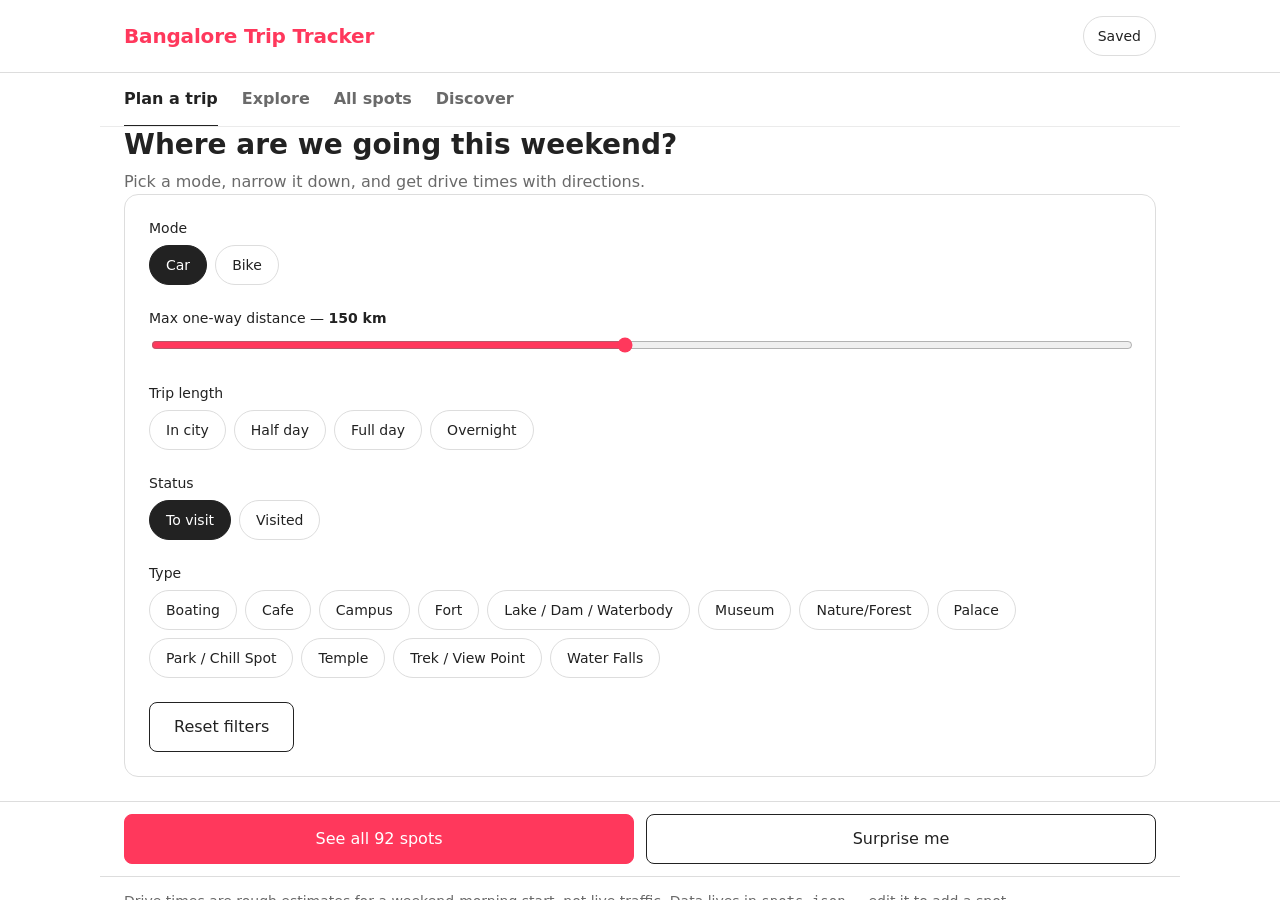
<file: plan.html>
<!doctype html>
<html lang="en">
<head>
<meta charset="utf-8">
<title>Plan a trip — Bangalore Trip Tracker</title>
<!-- The planner is the landing page now; keep old links working. -->
<link rel="canonical" href="index.html">
<meta http-equiv="refresh" content="0; url=index.html">
</head>
<body><p>The planner moved to <a href="index.html">the home page</a>.</p></body>
</html>
</file>
<file: app.css>
/* ============================================================
   Bangalore Trip Tracker — shared stylesheet
   Follows DESIGN-airbnb.md: white canvas, a single Rausch accent,
   modest display weights, 8px buttons / 14px cards / pill search,
   and exactly ONE shadow tier.
   ============================================================ */

:root {
  /* --- the one brand voltage --- */
  --primary:          #ff385c;   /* Rausch */
  --primary-active:   #e00b41;
  --primary-disabled: #ffd1da;
  --on-primary:       #ffffff;
  --error:            #c13515;

  /* --- surfaces --- */
  --canvas:         #ffffff;
  --page:           #ffffff;
  --surface:        #ffffff;
  --surface-soft:   #f7f7f7;
  --surface-strong: #f2f2f2;

  /* --- ink --- */
  --ink:         #222222;
  --body:        #3f3f3f;
  --muted:       #6a6a6a;
  --muted-soft:  #929292;

  /* --- lines --- */
  --hairline:      #dddddd;
  --hairline-soft: #ebebeb;
  --border-strong: #c1c1c1;

  /* --- radii --- */
  --r-xs: 4px; --r-sm: 8px; --r-md: 14px; --r-lg: 20px; --r-xl: 32px; --r-full: 9999px;

  /* --- spacing (4px base) --- */
  --s-xxs: 2px; --s-xs: 4px; --s-sm: 8px; --s-md: 12px;
  --s-base: 16px; --s-lg: 24px; --s-xl: 32px; --s-xxl: 48px; --s-section: 64px;

  /* --- the single shadow tier --- */
  --shadow: rgba(0,0,0,.02) 0 0 0 1px, rgba(0,0,0,.04) 0 2px 6px 0, rgba(0,0,0,.1) 0 4px 8px 0;

  /* --- data-viz (validated against #ffffff) ---
     series L .658 C .231 3.52:1 · ramp monotonic, min dL .065,
     every step's label clears 4.6:1 */
  --series-1: #ff385c;
  --ramp-1: #ffebef; --ramp-2: #ffccd5; --ramp-3: #ffaaba;
  --ramp-4: #ff869c; --ramp-5: #ff5977; --ramp-6: #dd2c4e;
  --ramp-0: var(--surface-soft);
  --on-ramp-lo: var(--ink);     /* steps 1-5 */
  --on-ramp-hi: #ffffff;        /* step 6 */
  --grid-line: #ebebeb;
  --deemph:    #dddddd;

  --visited:    #0f7b52;
  --visited-bg: #e8f4ee;

  --font: "Airbnb Cereal VF", Circular, Inter, -apple-system, system-ui, Roboto,
          "Helvetica Neue", Arial, sans-serif;
}

/* DESIGN-airbnb.md states Airbnb ships no dark mode on the public web, so
   these are derived, not specified: surfaces stepped off #121212, a lighter
   Rausch for contrast on dark (5.61:1), and a ramp revalidated on #1e1e1e. */
@media (prefers-color-scheme: dark) {
  :root {
    --primary:        #ff5c7a;
    --primary-active: #ff385c;
    --on-primary:     #2b0710;

    --canvas:         #1e1e1e;
    --page:           #121212;
    --surface:        #1e1e1e;
    --surface-soft:   #2a2a2c;
    --surface-strong: #333335;

    --ink:        #f7f7f7;
    --body:       #d4d4d4;
    --muted:      #a8a8a8;
    --muted-soft: #8a8a8a;

    --hairline:      #383838;
    --hairline-soft: #2c2c2c;
    --border-strong: #555555;

    --shadow: rgba(0,0,0,.4) 0 2px 6px 0, rgba(0,0,0,.5) 0 4px 8px 0;

    --series-1: #ff5c7a;
    --ramp-1: #291f21; --ramp-2: #4d232b; --ramp-3: #6f2734;
    --ramp-4: #912b3e; --ramp-5: #b32f47; --ramp-6: #d73351;
    --ramp-0: #2a2a2c;
    --on-ramp-lo: #ffffff;
    --on-ramp-hi: #ffffff;
    --grid-line: #333335;
    --deemph:    #4a4a4a;

    --visited:    #5fd6a4;
    --visited-bg: #14301f;
  }
}

/* ---------------- base ---------------- */
* { box-sizing: border-box; }
html { -webkit-text-size-adjust: 100%; }
body {
  margin: 0;
  background: var(--page);
  color: var(--ink);
  font-family: var(--font);
  font-size: 16px;
  font-weight: 400;
  line-height: 1.5;
}
[hidden] { display: none !important; }
.wrap { max-width: 1080px; margin: 0 auto; padding: 0 var(--s-lg); }
:focus-visible { outline: 2px solid var(--ink); outline-offset: 2px; border-radius: var(--r-xs); }
button { font-family: inherit; -webkit-tap-highlight-color: transparent; }

/* ---------------- top nav (white, 80px, hairline) ---------------- */
.gnav {
  position: sticky; top: 0; z-index: 40;
  background: var(--canvas);
  border-bottom: 1px solid var(--hairline);
  padding-top: env(safe-area-inset-top);
}
.gnav-in {
  max-width: 1080px; margin: 0 auto; padding: 0 var(--s-lg);
  min-height: 72px; display: flex; align-items: center;
  justify-content: space-between; gap: var(--s-base); flex-wrap: wrap;
}
.brand {
  font-size: 20px; font-weight: 700; letter-spacing: -0.18px; color: var(--primary);
  display: inline-flex; align-items: center; gap: var(--s-sm); flex: none;
}
.brand b { font-weight: 700; }

/* product tabs — active carries a 2px ink underline */
.subnav { background: var(--canvas); }
.subnav-in {
  max-width: 1080px; margin: 0 auto; padding: 0 var(--s-lg);
  display: flex; align-items: center; gap: var(--s-lg);
  overflow-x: auto; -webkit-overflow-scrolling: touch;
  border-bottom: 1px solid var(--hairline-soft);
  scrollbar-width: none;
}
.subnav-in::-webkit-scrollbar { display: none; }
.subnav-title { display: none; }
.subnav-links { display: flex; gap: var(--s-lg); align-items: center; }
.subnav-links a {
  font-size: 16px; font-weight: 600; line-height: 1.25;
  color: var(--muted); text-decoration: none; white-space: nowrap;
  padding: var(--s-base) 0; border-bottom: 2px solid transparent;
  margin-bottom: -1px; min-height: 48px; display: inline-flex; align-items: center;
}
.subnav-links a[aria-current="page"] { color: var(--ink); border-bottom-color: var(--ink); }

/* saved-count pill in the nav */
.nav-saved {
  display: inline-flex; align-items: center; gap: 6px;
  font-size: 14px; font-weight: 500; color: var(--ink);
  text-decoration: none; padding: 8px 14px;
  border: 1px solid var(--hairline); border-radius: var(--r-full);
  min-height: 40px; flex: none; background: var(--canvas);
}
.nav-saved .n {
  background: var(--primary); color: var(--on-primary);
  border-radius: var(--r-full); padding: 0 7px;
  font-size: 12px; font-weight: 700; line-height: 1.5;
}
.nav-saved .n:empty, .nav-saved .n[data-zero="1"] { display: none; }

/* ---------------- type ---------------- */
h1 { font-size: 28px; font-weight: 700; line-height: 1.25; margin: 0 0 var(--s-sm); }
h2 { font-size: 21px; font-weight: 700; line-height: 1.3; margin: 0; }
.sub { color: var(--muted); font-size: 16px; margin: 0; }
.caption { font-size: 14px; font-weight: 500; }
.muted { color: var(--muted); }

/* ---------------- buttons (8px radius, 48px tall) ---------------- */
.btn {
  appearance: none; font-family: inherit;
  font-size: 16px; font-weight: 500; line-height: 1.25;
  padding: 14px 24px; min-height: 48px; border-radius: var(--r-sm);
  cursor: pointer; display: inline-flex; align-items: center; justify-content: center;
  background: var(--canvas); color: var(--ink); border: 1px solid var(--ink);
}
.btn.primary { background: var(--primary); color: var(--on-primary); border-color: var(--primary); }
.btn.primary:active { background: var(--primary-active); border-color: var(--primary-active); }
.btn:disabled {
  background: var(--primary-disabled); color: var(--on-primary);
  border-color: transparent; cursor: not-allowed;
}
.btn:not(.primary):disabled { background: var(--surface-soft); color: var(--muted-soft); border-color: var(--hairline); }
.btn.ghost { border-color: var(--hairline); }
.btn-row, .actions, .row2 { display: flex; gap: var(--s-md); }
.btn-row .btn, .actions .btn, .row2 .btn { flex: 1; }

a { color: var(--ink); }
.link { color: var(--ink); text-decoration: underline; font-size: 14px; }

/* ---------------- chips (pill, category-strip grammar) ---------------- */
.chips { display: flex; flex-wrap: wrap; gap: var(--s-sm); }
.chip {
  appearance: none; font-family: inherit;
  font-size: 14px; font-weight: 500; line-height: 1.29;
  padding: 10px 16px; border-radius: var(--r-full);
  border: 1px solid var(--hairline); background: var(--canvas); color: var(--ink);
  cursor: pointer; min-height: 40px; display: inline-flex; align-items: center;
}
.chip[aria-pressed="true"] { background: var(--ink); border-color: var(--ink); color: var(--canvas); }

.seg {
  display: inline-flex; border: 1px solid var(--hairline);
  border-radius: var(--r-full); overflow: hidden; background: var(--canvas);
}
.seg button {
  appearance: none; font-size: 14px; font-weight: 500;
  padding: 10px 16px; border: 0; background: none; color: var(--muted);
  cursor: pointer; min-height: 40px;
  white-space: nowrap;          /* never let a label break across lines */
}
.seg button[aria-pressed="true"] { background: var(--ink); color: var(--canvas); }

.fchip {
  appearance: none; font-family: inherit; font-size: 14px; font-weight: 500;
  padding: 7px 14px; border-radius: var(--r-full);
  border: 1px solid var(--ink); background: var(--canvas); color: var(--ink);
  cursor: pointer; display: inline-flex; align-items: center; gap: 6px; min-height: 36px;
}
.clear-all {
  appearance: none; font-family: inherit; font-size: 14px; font-weight: 500;
  background: none; border: 0; color: var(--ink); cursor: pointer;
  text-decoration: underline; padding: 6px 4px; min-height: 36px;
}

/* ---------------- cards (14px, hairline, flat) ---------------- */
.card, .panel {
  background: var(--canvas);
  border: 1px solid var(--hairline);
  border-radius: var(--r-md);
  padding: var(--s-lg);
  margin-bottom: var(--s-base);
}
.card h2 { font-size: 21px; font-weight: 700; line-height: 1.3; margin: 0; }
.card .cap { font-size: 14px; line-height: 1.43; color: var(--muted); margin: var(--s-xs) 0 var(--s-lg); }
.hint { font-size: 14px; line-height: 1.43; color: var(--muted); margin: var(--s-base) 0 0; }
.field { margin-bottom: var(--s-lg); }
.field:last-child { margin-bottom: 0; }
.label {
  display: block; font-size: 14px; font-weight: 500; line-height: 1.29;
  color: var(--ink); margin-bottom: var(--s-sm);
}

/* ---------------- inputs ---------------- */
.search {
  flex: 1; min-width: 0; font-family: inherit; font-size: 16px;
  padding: 14px 20px; height: 56px;
  border-radius: var(--r-full);
  border: 1px solid var(--hairline);
  background: var(--canvas); color: var(--ink);
  box-shadow: var(--shadow);
}
.search:focus { outline: none; border: 2px solid var(--ink); }
input[type="range"] { width: 100%; accent-color: var(--primary); }

/* ---------------- badges ---------------- */
.pill, .status {
  display: inline-block; font-size: 11px; font-weight: 600; line-height: 1.18;
  padding: 5px 10px; border-radius: var(--r-full);
  background: var(--surface-strong); color: var(--ink); white-space: nowrap; flex: none;
}
.pill.v, .pill.visited, .status.visited { background: var(--visited-bg); color: var(--visited); }

/* heart save button — Rausch when saved, outline when not */
.heart {
  appearance: none; background: none; border: 0; cursor: pointer;
  width: 40px; height: 40px; border-radius: var(--r-full);
  display: inline-flex; align-items: center; justify-content: center;
  flex: none; padding: 0; color: var(--ink);
}
.heart svg { width: 22px; height: 22px; display: block; }
.heart svg path { fill: rgba(0,0,0,.12); stroke: currentColor; stroke-width: 2; }
@media (prefers-color-scheme: dark) { .heart svg path { fill: rgba(255,255,255,.16); } }
.heart[aria-pressed="true"] svg path { fill: var(--primary); stroke: var(--primary); }
.heart:hover { background: var(--surface-strong); }

/* ---------------- footer ---------------- */
footer {
  border-top: 1px solid var(--hairline);
  margin-top: var(--s-xxl);
  padding: var(--s-xl) 0 var(--s-xxl);
  font-size: 14px; line-height: 1.43; color: var(--muted);
}
footer a { color: var(--ink); }

.empty { text-align: center; padding: var(--s-xxl) var(--s-md); color: var(--muted); font-size: 16px; }
.error { text-align: center; padding: var(--s-xxl) var(--s-lg); color: var(--error); font-size: 16px; }

/* ============================================================
   Explore
   ============================================================ */
.hero { font-size: 28px; font-weight: 700; line-height: 1.25; padding-top: var(--s-lg); }
.hero-label { font-size: 16px; color: var(--muted); margin: var(--s-xs) 0 0; }
.kpis { display: grid; grid-template-columns: repeat(3, 1fr); gap: var(--s-md); margin-top: var(--s-lg); }
.kpi { background: var(--canvas); border: 1px solid var(--hairline); border-radius: var(--r-md); padding: var(--s-base); }
.kpi .k { display: block; font-size: 13px; color: var(--muted); margin-bottom: var(--s-xxs); }
.kpi .v { font-size: 22px; font-weight: 700; line-height: 1.18; }
.kpi .u { font-size: 14px; font-weight: 400; color: var(--muted); }

.filters {
  position: sticky; top: 72px; z-index: 20;
  background: var(--canvas);
  padding: var(--s-md) 0; border-bottom: 1px solid var(--hairline-soft);
  margin: var(--s-lg) 0 var(--s-base);
}
/* Two segmented controls don't fit side by side on a phone; scroll them
   rather than letting the pills wrap their labels. */
.filter-line {
  display: flex; gap: var(--s-sm); flex-wrap: nowrap;
  overflow-x: auto; scrollbar-width: none; padding-bottom: var(--s-xxs);
}
.filter-line::-webkit-scrollbar { display: none; }
.filter-line .seg { flex: none; }
.active-filters { display: flex; gap: var(--s-sm); flex-wrap: wrap; margin-top: var(--s-md); }
.active-filters:empty { display: none; }

.hbars { display: flex; flex-direction: column; gap: var(--s-xxs); }
.hbar {
  appearance: none; background: none; border: 0; padding: var(--s-sm) 0; min-height: 44px;
  display: grid; grid-template-columns: 116px 1fr auto; gap: var(--s-md);
  align-items: center; cursor: pointer; text-align: left; width: 100%; color: inherit;
}
.hbar .name { font-size: 14px; color: var(--muted); overflow: hidden; text-overflow: ellipsis; white-space: nowrap; }
.hbar .track { display: block; height: 14px; background: var(--grid-line); border-radius: var(--r-full); }
.hbar .fill { display: block; height: 100%; background: var(--series-1); border-radius: var(--r-full); min-width: 3px; }
.hbar .val { font-size: 14px; font-weight: 600; font-variant-numeric: tabular-nums; min-width: 26px; text-align: right; }
.hbar[aria-pressed="true"] .name { color: var(--ink); font-weight: 600; }
.dimmed .hbar:not([aria-pressed="true"]) .fill { background: var(--deemph); }

.cols { display: flex; align-items: flex-end; gap: var(--s-sm); height: 160px; border-bottom: 1px solid var(--grid-line); }
.col {
  appearance: none; background: none; border: 0; padding: 0; flex: 1;
  display: flex; flex-direction: column; justify-content: flex-end; align-items: center;
  gap: var(--s-xs); cursor: pointer; height: 100%; color: inherit;
}
.col .cap-val { font-size: 14px; font-weight: 600; font-variant-numeric: tabular-nums; }
.col .bar { width: 100%; max-width: 24px; background: var(--series-1); border-radius: var(--r-xs) var(--r-xs) 0 0; min-height: 3px; }
.col[aria-pressed="true"] .cap-val { color: var(--primary); }
.dimmed .col:not([aria-pressed="true"]) .bar { background: var(--deemph); }
.col-axis { display: flex; gap: var(--s-sm); margin-top: var(--s-sm); }
.col-axis span { flex: 1; text-align: center; font-size: 13px; color: var(--muted); font-variant-numeric: tabular-nums; }

.heat-scroll { overflow-x: auto; }
.heat { display: grid; grid-template-columns: 100px repeat(4, minmax(0, 1fr)); gap: var(--s-xxs); }
.heat .h-col { font-size: 13px; color: var(--muted); text-align: center; padding-bottom: var(--s-xs); line-height: 1.25; }
.heat .h-row { font-size: 14px; color: var(--muted); display: flex; align-items: center; overflow: hidden; text-overflow: ellipsis; white-space: nowrap; padding-right: var(--s-sm); }
.heat .cell {
  aspect-ratio: 2.2 / 1; border-radius: var(--r-sm);
  display: flex; align-items: center; justify-content: center;
  font-size: 14px; font-weight: 600; font-variant-numeric: tabular-nums;
}
.legend { display: flex; align-items: center; gap: var(--s-sm); margin-top: var(--s-base); font-size: 13px; color: var(--muted); }
.legend .swatches { display: flex; gap: var(--s-xxs); }
.legend i { width: 24px; height: 10px; border-radius: var(--r-xs); display: block; }

.rings { width: 100%; height: auto; display: block; }
.rings circle.ring { fill: none; stroke: var(--grid-line); stroke-width: 1; }
.rings text {
  font-size: 11px; fill: var(--muted);
  paint-order: stroke fill; stroke: var(--canvas); stroke-width: 3px; stroke-linejoin: round;
}
.rings .dot, .rings .dot-visited, .rings .hub { stroke: var(--canvas); stroke-width: 1.5; }
.rings .dot { fill: var(--series-1); }
.rings .dot-visited { fill: var(--visited); }
.rings .hub { fill: var(--ink); }

.table-link {
  display: flex; align-items: center; justify-content: space-between; gap: var(--s-base);
  background: var(--canvas); border: 1px solid var(--hairline); border-radius: var(--r-md);
  padding: var(--s-lg); margin-bottom: var(--s-base);
  text-decoration: none; color: var(--ink); min-height: 64px;
}
.table-link:hover { box-shadow: var(--shadow); }
.table-link strong { display: block; font-size: 16px; font-weight: 600; }
.table-link small { display: block; font-size: 14px; color: var(--muted); margin-top: var(--s-xxs); }
.table-link .chev { font-size: 24px; color: var(--ink); line-height: 1; }

/* ============================================================
   Table
   ============================================================ */
.toolbar {
  position: sticky; top: 72px; z-index: 20;
  background: var(--canvas); padding: var(--s-base) 0;
  border-bottom: 1px solid var(--hairline-soft); margin-bottom: var(--s-base);
}
.search-row { display: flex; gap: var(--s-md); align-items: center; }
.filter-toggle {
  appearance: none; font-family: inherit; font-size: 16px; font-weight: 500;
  padding: 13px 20px; border-radius: var(--r-sm);
  border: 1px solid var(--ink); background: var(--canvas); color: var(--ink);
  cursor: pointer; min-height: 48px; flex: none;
}
.filter-toggle[aria-expanded="true"] { background: var(--ink); color: var(--canvas); }
.filter-toggle .badge {
  display: inline-block; margin-left: var(--s-sm); padding: 0 7px; border-radius: var(--r-full);
  background: var(--primary); color: var(--on-primary); font-size: 12px; font-weight: 700;
}
.filter-toggle .badge[hidden] { display: none; }

.count-row { display: flex; align-items: baseline; justify-content: space-between; gap: var(--s-base); padding: var(--s-base) 0 var(--s-sm); flex-wrap: wrap; }
.count { font-size: 14px; color: var(--muted); }
.reset {
  appearance: none; font-family: inherit; font-size: 14px; font-weight: 500;
  background: none; border: 0; color: var(--ink); cursor: pointer;
  text-decoration: underline; padding: var(--s-xs) 0; min-height: 36px;
}

.tbl-scroll {
  overflow-x: auto; background: var(--canvas);
  border: 1px solid var(--hairline); border-radius: var(--r-md); margin-bottom: var(--s-base);
}
table { border-collapse: separate; border-spacing: 0; width: 100%; min-width: 660px; }
thead th { background: var(--surface-soft); border-bottom: 1px solid var(--hairline); padding: 0; text-align: left; white-space: nowrap; }
thead th button {
  appearance: none; font-family: inherit; font-size: 13px; font-weight: 600;
  color: var(--muted); background: none; border: 0; cursor: pointer;
  padding: var(--s-base); width: 100%; text-align: left;
  display: flex; align-items: center; gap: var(--s-xs); min-height: 48px;
}
thead th.num button { justify-content: flex-end; }
thead th[aria-sort] button { color: var(--ink); }
thead th button .arrow { font-size: 10px; opacity: 0; }
thead th[aria-sort] button .arrow { opacity: 1; }

tbody td { padding: var(--s-base); border-bottom: 1px solid var(--hairline-soft); vertical-align: top; font-size: 14px; line-height: 1.43; }
tbody tr:last-child td { border-bottom: 0; }
td.num, th.num { text-align: right; font-variant-numeric: tabular-nums; white-space: nowrap; }
td.name { font-weight: 600; font-size: 16px; min-width: 180px; }
td.name a { color: var(--ink); text-decoration: none; }
td.name a:hover { text-decoration: underline; }
td.types, td.len { color: var(--muted); }
td.len { white-space: nowrap; }
mark { background: rgba(255, 56, 92, .16); color: inherit; border-radius: var(--r-xs); padding: 0 3px; }

/* ============================================================
   Discover
   ============================================================ */
.disc-head { padding: var(--s-lg) 0 var(--s-base); }
.disc-status { font-size: 14px; color: var(--muted); margin: var(--s-base) 0; min-height: 20px; }
.disc-status.loading { color: var(--primary); }

.goodfor { margin: var(--s-md) 0 0; font-size: 14px; line-height: 1.43; color: var(--body); }
.goodfor-k { font-weight: 600; color: var(--ink); }

/* ============================================================
   Plan
   ============================================================ */
.plan-hero { padding: var(--s-lg) 0 var(--s-base); }
.dock {
  position: sticky; bottom: 0; z-index: 25;
  background: var(--canvas);
  border-top: 1px solid var(--hairline);
  padding: var(--s-md) 0 calc(var(--s-md) + env(safe-area-inset-bottom));
  margin-top: var(--s-lg);
}
.dock-inner { max-width: 1080px; margin: 0 auto; padding: 0 var(--s-lg); display: flex; gap: var(--s-md); }
.dock-inner .btn { flex: 1; }

.topbar {
  position: sticky; top: 72px; z-index: 20;
  background: var(--canvas); border-bottom: 1px solid var(--hairline-soft);
  padding: var(--s-md) 0; margin-bottom: var(--s-base);
}
.topbar-inner { max-width: 1080px; margin: 0 auto; padding: 0 var(--s-lg); display: flex; align-items: center; gap: var(--s-md); }
.back {
  appearance: none; font-family: inherit; font-size: 16px; font-weight: 500;
  color: var(--ink); background: none; border: 0; padding: var(--s-sm) var(--s-sm) var(--s-sm) 0;
  cursor: pointer; min-height: 44px; display: inline-flex; align-items: center; gap: var(--s-xs);
  text-decoration: none; flex: none;
}
.back span { font-size: 20px; line-height: 1; }
.topbar-title { font-size: 16px; font-weight: 600; font-variant-numeric: tabular-nums; }
.applied { max-width: 1080px; margin: var(--s-xs) auto 0; padding: 0 var(--s-lg); font-size: 14px; color: var(--muted); }
.applied:empty { display: none; }

.cards { display: grid; gap: var(--s-base); }
.card.pick { border: 2px solid var(--primary); padding: 23px; }
.card-head { display: flex; gap: var(--s-md); align-items: flex-start; justify-content: space-between; }
.card-head-l { min-width: 0; }
.card-head-r { display: flex; align-items: center; gap: var(--s-sm); flex: none; }
.types { color: var(--muted); font-size: 14px; margin: var(--s-xs) 0 0; }
.stats { display: flex; gap: var(--s-lg); margin: var(--s-base) 0 0; padding: var(--s-base) 0 0; border-top: 1px solid var(--hairline-soft); flex-wrap: wrap; }
.stat .k { display: block; font-size: 13px; color: var(--muted); margin-bottom: var(--s-xxs); }
.stat .v { font-size: 16px; font-weight: 600; font-variant-numeric: tabular-nums; }
.notes { margin: var(--s-md) 0 0; font-size: 14px; color: var(--muted); }
.maps {
  display: inline-flex; align-items: center; gap: var(--s-xs); margin-top: var(--s-base);
  font-size: 14px; font-weight: 500; color: var(--ink); text-decoration: underline; min-height: 36px;
}
.range-val { font-weight: 600; font-variant-numeric: tabular-nums; }

/* card action row — visited toggle sits under the stats */
.card-actions { display: flex; gap: var(--s-md); align-items: center; margin-top: var(--s-base); flex-wrap: wrap; }
.card-actions .maps { margin-top: 0; }   /* the row already supplies the gap */
.mark {
  appearance: none; font-family: inherit; font-size: 14px; font-weight: 500;
  padding: 9px 16px; border-radius: var(--r-sm); min-height: 40px;
  border: 1px solid var(--hairline); background: var(--canvas); color: var(--ink); cursor: pointer;
}
.mark[aria-pressed="true"] { background: var(--visited-bg); border-color: var(--visited); color: var(--visited); }

/* ---------------- saved / export ---------------- */
.export-box {
  width: 100%; min-height: 160px; font-family: ui-monospace, SFMono-Regular, Menlo, monospace;
  font-size: 12px; line-height: 1.5; padding: var(--s-md);
  border: 1px solid var(--hairline); border-radius: var(--r-sm);
  background: var(--surface-soft); color: var(--ink); resize: vertical;
}

/* ============================================================
   Responsive
   ============================================================ */
@media (max-width: 743px) {
  .wrap, .gnav-in, .subnav-in, .dock-inner, .topbar-inner, .applied {
    padding-left: var(--s-base); padding-right: var(--s-base);
  }
  .gnav-in { min-height: 64px; }
  .filters, .toolbar, .topbar { top: 64px; }
  h1, .hero { font-size: 24px; }
  .card, .panel { padding: var(--s-base); }
  .heat { grid-template-columns: 88px repeat(4, minmax(0, 1fr)); }
  .hbar { grid-template-columns: 104px 1fr auto; gap: var(--s-sm); }
  .kpis { gap: var(--s-sm); }
  .kpi { padding: var(--s-md); }
}
@media (min-width: 744px) {
  .heat { grid-template-columns: 168px repeat(4, minmax(0, 1fr)); }
  .heat .cell { aspect-ratio: auto; height: 48px; }
  .hbar { grid-template-columns: 176px 1fr auto; }
  .rings { max-width: 520px; margin: 0 auto; }
}
</file>
